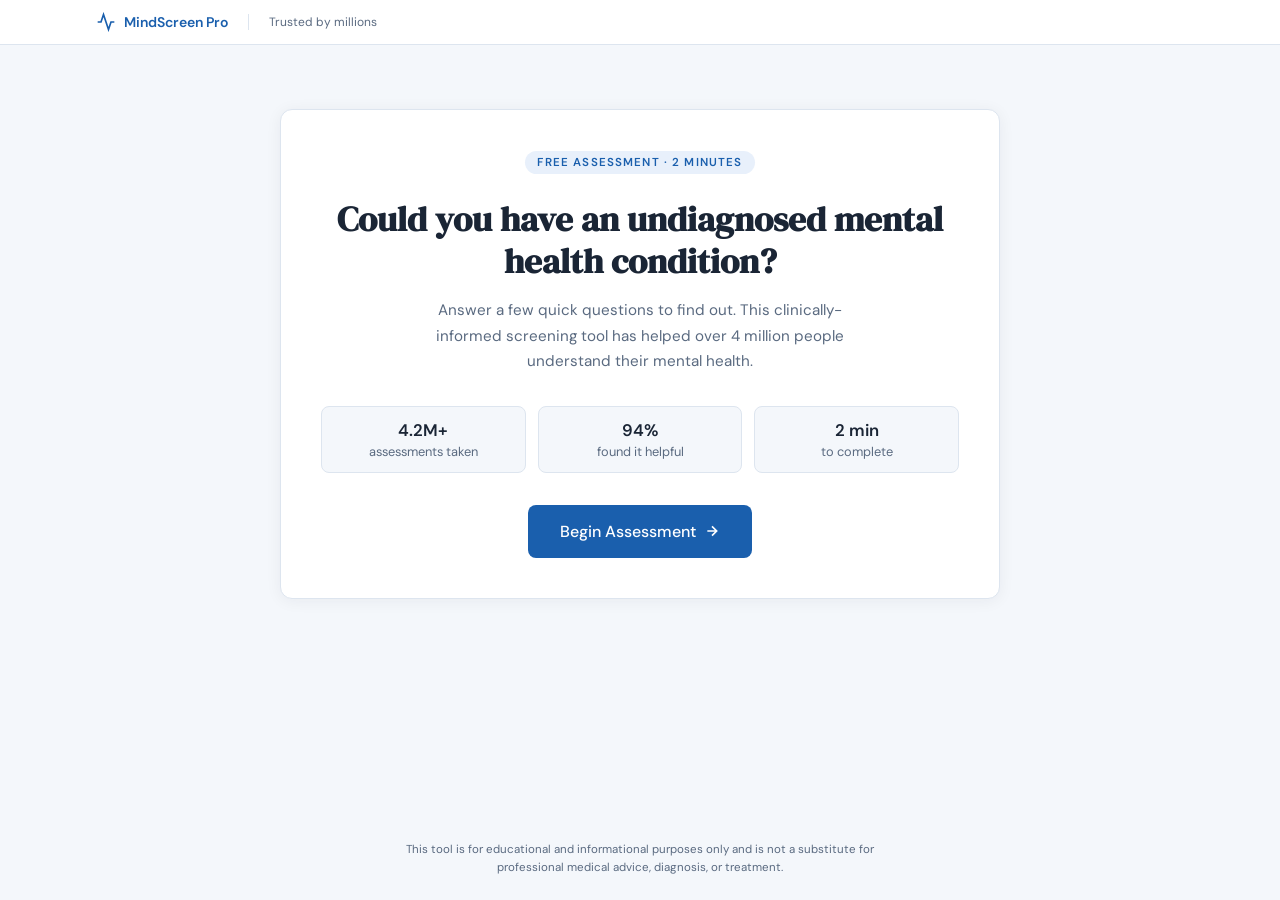
<file: index.html>
<!DOCTYPE html>
<html lang="en">
<head>
<meta charset="UTF-8">
<meta name="viewport" content="width=device-width, initial-scale=1.0">
<title>Diagnosed by the Algorithm</title>
<link rel="preconnect" href="https://fonts.googleapis.com">
<link rel="preconnect" href="https://fonts.gstatic.com" crossorigin>
<link href="https://fonts.googleapis.com/css2?family=DM+Sans:wght@300;400;500;600&family=DM+Serif+Display:ital@0;1&display=swap" rel="stylesheet">
<link rel="stylesheet" href="style.css">
</head>
<body>

<a href="#main-content" class="skip-link">Skip to main content</a>
<div class="crack-overlay" id="crackOverlay" aria-hidden="true"></div>

<!-- ════════════ ACT 1: THE CHECKER ════════════ -->
<div id="act1" class="screen active" id="main-content">

  <header class="checker-header">
    <div class="checker-logo">
      <svg width="20" height="20" viewBox="0 0 24 24" fill="none" stroke="currentColor" stroke-width="2" aria-hidden="true">
        <path d="M22 12h-4l-3 9L9 3l-3 9H2"/>
      </svg>
      MindScreen Pro
      <span class="checker-logo-divider"></span>
      <span class="checker-logo-tagline">Trusted by millions</span>
    </div>
  </header>

  <main class="checker-main">
    <div class="checker-inner">

      <!-- Intro -->
      <div id="introCard" class="card" style="text-align:center;">
        <div class="intro-badge">Free Assessment · 2 minutes</div>
        <h1 class="intro-title">Could you have an undiagnosed mental health condition?</h1>
        <p class="intro-body">Answer a few quick questions to find out. This clinically-informed screening tool has helped over 4 million people understand their mental health.</p>
        <div class="intro-stats">
          <div class="stat-pill"><strong>4.2M+</strong>assessments taken</div>
          <div class="stat-pill"><strong>94%</strong>found it helpful</div>
          <div class="stat-pill"><strong>2 min</strong>to complete</div>
        </div>
        <button class="btn-primary" onclick="startQuiz()" aria-label="Begin the assessment">
          Begin Assessment
          <svg width="16" height="16" viewBox="0 0 24 24" fill="none" stroke="currentColor" stroke-width="2.5" aria-hidden="true"><path d="M5 12h14M12 5l7 7-7 7"/></svg>
        </button>
      </div>

      <!-- Progress -->
      <div id="progressWrap" class="progress-wrap" style="display:none;" aria-live="polite">
        <div class="progress-label">
          <span id="progressText">Question 1 of 8</span>
          <span id="progressPct">0%</span>
        </div>
        <div class="progress-track" role="progressbar" aria-valuenow="0" aria-valuemin="0" aria-valuemax="100">
          <div class="progress-fill" id="progressFill"></div>
        </div>
      </div>

      <!-- Question -->
      <div id="questionCard" style="display:none;" aria-live="polite"></div>

      <!-- Loading -->
      <div id="loadingCard" class="loading-card" style="display:none;">
        <div class="loading-spinner" aria-hidden="true"></div>
        <p class="loading-text">Analyzing your responses<span class="analyzing-dots"><span>.</span><span>.</span><span>.</span></span></p>
        <p class="loading-subtext">Cross-referencing DSM-5 criteria</p>
      </div>

      <!-- Result -->
      <div id="resultCard" style="display:none;" aria-live="polite"></div>

    </div>
  </main>

  <footer class="checker-footer">
    This tool is for educational and informational purposes only and is not a substitute for professional medical advice, diagnosis, or treatment.
  </footer>

</div>

<!-- ════════════ ACT 2: THE REVEAL ════════════ -->
<div id="act2" class="screen" aria-label="Reveal">
  <div class="reveal-content">
    <p class="reveal-eyebrow">Wait.</p>
    <h2 class="reveal-headline">
      You weren't diagnosed<br>by a doctor.<br>
      <em>You were diagnosed<br>by a pattern.</em>
    </h2>
    <p class="reveal-subtext">That quiz wasn't written by a clinician. The questions were designed to feel medical and vague enough that almost anyone answers "yes." You just experienced algorithmic medicalization.</p>
    <div class="reveal-stat-box">
      <div class="reveal-big-number">9 in 10</div>
      <p class="reveal-stat-label">people who complete quizzes like this one receive a suggested disorder regardless of their actual mental health status.</p>
    </div>
    <button class="btn-reveal" onclick="showAct3()">
      Understand what just happened
      <svg width="16" height="16" viewBox="0 0 24 24" fill="none" stroke="currentColor" stroke-width="2.5" aria-hidden="true"><path d="M5 12h14M12 5l7 7-7 7"/></svg>
    </button>
  </div>
</div>

<!-- ════════════ ACT 3: EXPLAINER ════════════ -->
<div id="act3" class="screen">

  <div class="explainer-hero">
    <div class="hero-inner">
      <p class="explainer-hero-label">Diagnosed by the Algorithm</p>
      <h2 class="explainer-hero-title">Medicalization Has Gone Viral</h2>
      <p class="explainer-hero-sub">How social media platforms and online quiz design have become new engines of medicalization, and what sociology can tell us about it.</p>
    </div>
  </div>

  <nav class="explainer-nav" aria-label="Sections">
    <div class="explainer-nav-inner">
      <span class="explainer-nav-title">Explore</span>
      <ul class="explainer-nav-links">
        <li><a href="#s1">What is medicalization?</a></li>
        <li><a href="#s2">Social construction</a></li>
        <li><a href="#s3">The algorithm</a></li>
        <li><a href="#s4">Quiz design</a></li>
        <li><a href="#s5">Why it matters</a></li>
      </ul>
    </div>
  </nav>

  <!-- Section 1 -->
  <section class="explainer-section reveal-on-scroll" id="s1">
    <div class="section-inner">
      <div class="section-number">01</div>
      <h2 class="section-title">What is medicalization?</h2>
      <div class="section-body">
        <p>Sociologist Peter Conrad defines <strong>medicalization</strong> as the process by which non-medical problems become defined and treated as medical conditions. This is usually seen in terms of illness or disorder (Conrad, 2007). Throughout history, this process has been driven by shifting "engines": first the medical profession itself, then biotechnology companies and pharmaceutical industries, and more recently, consumers seeking diagnoses.</p>
        <p>What makes medicalization powerful is that it is not neutral. When a behavior or experience becomes a medical condition, it changes how we think about it, who has authority over it, and what solutions we reach for. Masturbation, homosexuality, and "nymphomania" were all once medical diagnoses. All of them reflect the cultural politics of their era far more than any biological reality.</p>
        <div class="pull-quote">
          <p>McGann and Conrad (2017) emphasize that “medicalization allows for the use of powerful forms of social control, such as psychoactive drugs or surgical procedures”.</p>
        </div>
        <p>Conrad's framework identified three modern engines of medicalization: the medical profession, the pharmaceutical and biotechnology industries, and consumer demand. But his analysis predates the social media era. A fourth engine has emerged, and it fits in your pocket.</p>
      </div>
      <div class="concept-grid">
        <div class="concept-card reveal-on-scroll">
          <div class="concept-tag">Course Concept</div>
          <h3>Medicalization</h3>
          <p>The process by which human conditions are redefined as medical problems requiring treatment. Not always wrong, but never politically neutral.</p>
        </div>
        <div class="concept-card reveal-on-scroll">
          <div class="concept-tag">Key Source</div>
          <h3>Conrad (2007)</h3>
          <p><em>The Medicalization of Society</em> traces how the engines of medicalization have shifted from profession to industry to consumer culture.</p>
        </div>
      </div>
    </div>
  </section>

  <!-- Section 2 -->
  <section class="explainer-section reveal-on-scroll" id="s2">
    <div class="section-inner">
      <div class="section-number">02</div>
      <h2 class="section-title">Diagnoses are socially constructed</h2>
      <div class="section-body">
        <p>Conrad and Barker (2010) argue that illness categories are not simply discovered in nature. They are <strong>culturally produced</strong>. Medical knowledge is always shaped by the social contexts in which it is created: who has power, what counts as evidence, whose experiences get named and legitimized.</p>
        <p>This doesn't mean mental health conditions aren't real or that suffering isn't genuine. It means the categories we use to describe that suffering reflect particular historical, cultural, and institutional choices. The boundary between "quirky" and "ADHD," between "sensitive" and "BPD," is drawn by people, not by biology alone.</p>
        <div class="pull-quote">
          <p>When a teenager watches a video and thinks "that's exactly me", they are not discovering a pre-existing diagnosis. They are participating in the social construction of their own illness identity.</p>
        </div>
        <p>TikTok and Instagram accelerate this process at a scale no medical institution ever could. When a single "signs you have ADHD" video reaches 40 million views, the virality shapes how millions of people interpret their own minds.</p>
      </div>
      <div class="concept-grid">
        <div class="concept-card reveal-on-scroll">
          <div class="concept-tag">Course Concept</div>
          <h3>Social Construction of Illness</h3>
          <p>Illness categories are produced by social and cultural forces, not simply discovered through neutral science.</p>
        </div>
        <div class="concept-card reveal-on-scroll">
          <div class="concept-tag">Key Source</div>
          <h3>Conrad & Barker (2010)</h3>
          <p>Argues that medical knowledge is always shaped by power, culture, and context with real consequences for who gets labeled and how.</p>
        </div>
      </div>
    </div>
  </section>

  <!-- Section 3 -->
  <section class="explainer-section reveal-on-scroll" id="s3">
    <div class="section-inner">
      <div class="section-number">03</div>
      <h2 class="section-title">The algorithm as a new engine of medicalization</h2>
      <div class="section-body">
        <p>Conrad identified three historical engines of medicalization: the medical profession, the pharmaceutical and biotechnology industries, and consumers. Social media platforms represent a <strong>fourth engine</strong>, which is one Conrad never theorized because it didn't exist.</p>
        <p>Karizat et al. (2021) show that TikTok users develop "algorithmic folk theories". This is described as informal understandings of how the platform's recommendation system works, and actively co-produce their own identities through this process. When a user engages with one ADHD video, the algorithm surfaces more. The user starts to see themselves reflected back.</p>
        <div class="pull-quote">
          <p>The algorithm doesn't know you have ADHD. It knows you kept watching ADHD content, and because of this, it shows you more.</p>
        </div>
      </div>
      <div class="engine-list">
        <div class="engine-item reveal-on-scroll">
          <div class="engine-num">1</div>
          <div class="engine-body">
            <h4>The Medical Profession</h4>
            <p>Doctors and psychiatrists historically held authority to define what counts as a disorder. Their power to name and label was the primary engine of medicalization in the 20th century.</p>
          </div>
        </div>
        <div class="engine-item reveal-on-scroll">
          <div class="engine-num">2</div>
          <div class="engine-body">
            <h4>Biotechnology & Pharma</h4>
            <p>Drug companies expanded diagnostic categories to grow markets. Conditions like "social anxiety disorder" gained traction partly because medications existed to treat them.</p>
          </div>
        </div>
        <div class="engine-item reveal-on-scroll">
          <div class="engine-num">3</div>
          <div class="engine-body">
            <h4>Consumer Demand</h4>
            <p>Patients began seeking diagnoses themselves through internet searches, patient advocacy groups, and direct-to-consumer advertising.</p>
          </div>
        </div>
        <div class="engine-item new reveal-on-scroll">
          <div class="engine-num">4</div>
          <div class="engine-body">
            <h4>The Algorithm ← new</h4>
            <p>Recommendation systems on TikTok, Instagram, and YouTube now function as a fourth engine that contribute to surfacing diagnostic content at massive scale. In turn, this works by reinforcing identity through repetition, and creating feedback loops between self-perception and algorithmic output.</p>
          </div>
        </div>
      </div>
    </div>
  </section>

  <!-- Section 4 -->
  <section class="explainer-section reveal-on-scroll" id="s4">
    <div class="section-inner">
      <div class="section-number">04</div>
      <h2 class="section-title">Online quizzes specifically designed without neutrality</h2>
      <div class="section-body">
        <p>The symptom checker you just completed was a parody, but it wasn't far from the real thing. Dozens of websites offer free "ADHD tests," "autism screenings," and "BPD assessments" that look clinical but are designed to maximize engagement, not diagnostic accuracy.</p>
        <p>Davis and Chouinard (2016) argue through <strong>affordance theory</strong> that designed objects not only enable behaviors, but also <em>request</em> them. A quiz format with a progress bar, official-sounding language, and a "result" at the end is not neutral. It is built to guide users toward a conclusion. The design itself is an argument: <em>you have something. Here is what it is.</em></p>
        <div class="pull-quote">
          <p>The progress bar filling toward a diagnosis isn't a neutral interface feature designed only to show progress. This design cultivates an experience that makes medicalization feel inevitable.</p>
        </div>
        <p>This is medicalization as dark pattern. Interface design choices use the visual grammar of medical authority with clean layouts, clinical language, percentage scores to lend legitimacy to what are essentially engagement tools.</p>
      </div>
      <div class="concept-grid">
        <div class="concept-card reveal-on-scroll">
          <div class="concept-tag">Key Concept</div>
          <h3>Affordances</h3>
          <p>The features of a designed object that suggest or "request" specific uses. A quiz with a progress bar affords and nudges completion and result-seeking.</p>
        </div>
        <div class="concept-card reveal-on-scroll">
          <div class="concept-tag">Additional Source</div>
          <h3>Karizat et al. (2021)</h3>
          <p>TikTok users co-produce identity through algorithmic interactions. For example, the platform shapes self-perception through what it shows you about yourself.</p>
        </div>
      </div>
    </div>
  </section>

  <!-- Section 5 -->
  <section class="explainer-section reveal-on-scroll" id="s5">
    <div class="section-inner">
      <div class="section-number">05</div>
      <h2 class="section-title">Why this matters, and why it's complicated</h2>
      <div class="section-body">
        <p>This is not an argument that self-diagnosis is always wrong, or that ADHD and autism aren't real. Many people, especially women, people of color, and queer individuals, have been systematically underdiagnosed by a medical system that wasn't built to see them. Online communities and viral content have genuinely helped people access language for experiences they couldn't name.</p>
        <p>But the sociology of medicalization asks us to think carefully about <strong>who benefits</strong> when more people identify as disordered. Pharmaceutical companies benefit. Platforms benefit, as mental health content drives enormous engagement. And sometimes the individuals benefit too: a diagnosis can mean community, accommodations, and self-understanding.</p>
        <p>The problem is not that medicalization happens. The problem is that <strong>algorithmic medicalization happens invisibly</strong>, and is shaped by engagement logic rather than clinical judgment. Additionally, this occurs at a scale and speed no medical institution could match, to people who believe they are receiving objective information when they are in fact experiencing a designed process.</p>
        <div class="pull-quote">
          <p>The quiz felt medical. The algorithm felt like a mirror. Neither was neutral. Both were built.</p>
        </div>
      </div>
    </div>
  </section>

  <!-- Citations -->
  <div class="citations-section">
    <div class="citations-inner">
      <p class="citations-label">References</p>
      <div class="citation-item">Conrad, P. (2007). Medicalization. In <em>The medicalization of society: On the transformation of human conditions into treatable disorders</em> (pp. 3–14). Johns Hopkins University Press.</div>
      <div class="citation-item">Conrad, P., & Barker, K. K. (2010). The social construction of illness: Key insights and policy implications. <em>Journal of Health and Social Behavior, 51</em>(S), S67–S79. <a href="https://doi.org/10.1177/0022146510383495" target="_blank" rel="noopener noreferrer">https://doi.org/10.1177/0022146510383495</a></div>
      <div class="citation-item">Karizat, N., Delmonaco, D., Eslami, M., & Andalibi, N. (2021). Algorithmic folk theories and identity: How TikTok users co-produce knowledge of identity and engage in algorithmic resistance. <em>Proceedings of the ACM on Human-Computer Interaction, 5</em>(CSCW2), 1–44. <a href="https://doi.org/10.1145/3476046" target="_blank" rel="noopener noreferrer">https://doi.org/10.1145/3476046</a></div>
      <div class="citation-item">Davis, J. L., & Chouinard, J. B. (2016). Theorizing affordances: From request to refuse. <em>Bulletin of Science, Technology & Society, 36</em>(4), 241–248.</div>
      <div class="citation-item">McGann, P., & Conrad, P. (2017). Deviance, medicalization of. In G. Ritzer (Ed.), <em>The Blackwell encyclopedia of sociology</em>. Wiley. <a href="https://doi.org/10.1002/9781405165518.wbeosd049" target="_blank" rel="noopener noreferrer">https://doi.org/10.1002/9781405165518.wbeosd049</a></div>
    </div>
  </div>

</div>

<script>
const questions = [
  { text: "Do you ever have trouble focusing on tasks, even when you want to?", options: ["Often", "Sometimes", "Rarely", "Never"] },
  { text: "Do you sometimes feel like other people don't truly understand you?", options: ["Yes, frequently", "Occasionally", "Not really", "No"] },
  { text: "Do you experience intense emotions that feel difficult to regulate?", options: ["Regularly", "Sometimes", "Occasionally", "Not often"] },
  { text: "Do you find certain sounds, textures, or environments overwhelming?", options: ["Yes, often", "Sometimes", "Occasionally", "Rarely"] },
  { text: "Do you ever feel restless or like you need to be doing something?", options: ["Frequently", "Sometimes", "Occasionally", "Rarely"] },
  { text: "Do you tend to think in patterns, systems, or categories?", options: ["Yes, naturally", "Sometimes", "Not particularly", "No"] },
  { text: "Do you find social situations draining, even when you enjoy them?", options: ["Often", "Sometimes", "Occasionally", "Rarely"] },
  { text: "Do you ever feel like your emotions shift more quickly than other people's?", options: ["Yes, frequently", "Sometimes", "Occasionally", "Not really"] }
];

const diagnoses = [
  { name: "Attention Deficit Hyperactivity Disorder (ADHD)", confidence: 87 },
  { name: "Autism Spectrum Disorder (ASD)", confidence: 79 },
  { name: "Borderline Personality Disorder (BPD)", confidence: 82 },
  { name: "Generalized Anxiety Disorder (GAD)", confidence: 91 }
];

let currentQ = 0;

function startQuiz() {
  document.getElementById('introCard').style.display = 'none';
  document.getElementById('progressWrap').style.display = 'block';
  document.getElementById('questionCard').style.display = 'block';
  showQuestion(0);
}

function showQuestion(idx) {
  const total = questions.length;
  const pct = Math.round((idx / total) * 100);
  document.getElementById('progressText').textContent = `Question ${idx + 1} of ${total}`;
  document.getElementById('progressPct').textContent = `${pct}%`;
  document.getElementById('progressFill').style.width = `${pct}%`;
  document.querySelector('.progress-track').setAttribute('aria-valuenow', pct);

  const q = questions[idx];
  document.getElementById('questionCard').innerHTML = `
    <div class="card">
      <div class="question-meta">Question ${idx + 1} of ${total}</div>
      <h2 class="question-text">${q.text}</h2>
      <ul class="options-list" role="list">
        ${q.options.map(opt => `
          <li>
            <button class="option-btn" onclick="answerQuestion()" aria-label="${opt}">
              <span class="option-dot" aria-hidden="true"></span>${opt}
            </button>
          </li>`).join('')}
      </ul>
    </div>`;
}

function answerQuestion() {
  currentQ++;
  if (currentQ < questions.length) {
    const pct = Math.round((currentQ / questions.length) * 100);
    document.getElementById('progressFill').style.width = `${pct}%`;
    document.getElementById('progressPct').textContent = `${pct}%`;
    document.getElementById('progressText').textContent = `Question ${currentQ + 1} of ${questions.length}`;
    document.querySelector('.progress-track').setAttribute('aria-valuenow', pct);
    showQuestion(currentQ);
  } else {
    showLoading();
  }
}

function showLoading() {
  document.getElementById('questionCard').style.display = 'none';
  document.getElementById('progressFill').style.width = '100%';
  document.getElementById('progressPct').textContent = '100%';
  document.getElementById('progressText').textContent = 'Complete';
  document.getElementById('loadingCard').style.display = 'block';
  setTimeout(showResult, 2800);
}

function showResult() {
  document.getElementById('loadingCard').style.display = 'none';
  document.getElementById('progressWrap').style.display = 'none';
  const d = diagnoses[Math.floor(Math.random() * diagnoses.length)];
  const rc = document.getElementById('resultCard');
  rc.style.display = 'block';
  rc.innerHTML = `
    <div class="card" style="text-align:center;">
      <div class="result-label">Assessment Complete — Your Results</div>
      <h2 class="result-diagnosis">${d.name}</h2>
      <p class="result-confidence">Match confidence: <strong>${d.confidence}%</strong></p>
      <div class="confidence-bar-wrap"><div class="confidence-bar-fill" id="confBar"></div></div>
      <p class="result-cta">Based on your responses, your symptoms are consistent with ${d.name}. We recommend speaking with a healthcare provider to discuss these results.</p>
      <button class="btn-primary" onclick="showReveal()" style="margin-top:var(--sp-2);">
        See full report →
      </button>
    </div>`;
  setTimeout(() => { document.getElementById('confBar').style.width = `${d.confidence}%`; }, 100);
}

function showReveal() {
  const overlay = document.getElementById('crackOverlay');
  overlay.classList.add('active');
  setTimeout(() => {
    document.getElementById('act1').classList.remove('active');
    document.getElementById('act2').classList.add('active');
    window.scrollTo(0, 0);
    overlay.classList.remove('active');
  }, 600);
}

function showAct3() {
  document.getElementById('act2').classList.remove('active');
  document.getElementById('act3').classList.add('active');
  window.scrollTo(0, 0);
  initScrollReveal();
}

function initScrollReveal() {
  const els = document.querySelectorAll('.reveal-on-scroll');
  const io = new IntersectionObserver(entries => {
    entries.forEach(e => { if (e.isIntersecting) { e.target.classList.add('visible'); io.unobserve(e.target); } });
  }, { threshold: 0.1 });
  els.forEach(el => io.observe(el));
}
</script>
</body>
</html>
</file>
<file: style.css>
/* ── RESET & BASE ── */
*, *::before, *::after { box-sizing: border-box; margin: 0; padding: 0; }

html {
  scroll-behavior: smooth;
  -webkit-text-size-adjust: 100%;
  text-size-adjust: 100%;
}

html, body {
  width: 100%;
  min-height: 100vh;
  overflow-x: hidden;
}

body {
  font-family: 'DM Sans', sans-serif;
  -webkit-font-smoothing: antialiased;
  -moz-osx-font-smoothing: grayscale;
}

img { display: block; max-width: 100%; }
button { cursor: pointer; border: none; background: none; font: inherit; }
a { color: inherit; }

/* ── TOKENS ── */
:root {
  /* Clinical palette */
  --c-bg: #f4f7fb;
  --c-surface: #ffffff;
  --c-border: #dde5ef;
  --c-text: #1a2535;
  --c-muted: #5a6a80;
  --c-accent: #1a5fad;
  --c-accent-light: #e8f0fb;

  /* Reveal palette */
  --r-bg: #1a1210;
  --r-text: #f5ede8;
  --r-accent: #e05c2a;

  /* Explainer palette */
  --e-bg: #fdf6f0;
  --e-surface: #ffffff;
  --e-text: #2a1f1a;
  --e-body: #3d2e26;
  --e-muted: #7a6a60;
  --e-accent: #c94a1a;
  --e-border: #e8d8cc;

  /* Type */
  --font-body: 'DM Sans', sans-serif;
  --font-display: 'DM Serif Display', serif;

  /* Spacing */
  --sp-1: 0.25rem; --sp-2: 0.5rem; --sp-3: 0.75rem;
  --sp-4: 1rem;    --sp-5: 1.25rem; --sp-6: 1.5rem;
  --sp-8: 2rem;    --sp-10: 2.5rem; --sp-12: 3rem;
  --sp-16: 4rem;   --sp-20: 5rem;

  /* Radius */
  --r-sm: 0.375rem; --r-md: 0.5rem;
  --r-lg: 0.75rem;  --r-xl: 1rem;
  --r-full: 9999px;

  /* Transition */
  --ease: 200ms cubic-bezier(0.16, 1, 0.3, 1);

  /* Layout */
  --max-content: 680px;
  --max-explainer: 740px;
  --gutter: clamp(1rem, 5vw, 3rem);
}

/* ── SCREENS ── */
.screen { display: none !important; }
#act1.active { display: flex !important; flex-direction: column; min-height: 100vh; width: 100%; background: var(--c-bg); }
#act2.active { display: flex !important; flex-direction: column; align-items: center; justify-content: center; min-height: 100vh; width: 100%; background: var(--r-bg); padding: var(--sp-12) var(--gutter); position: relative; overflow: hidden; }
#act3.active { display: block !important; width: 100%; background: var(--e-bg); }

/* ── SKIP LINK ── */
.skip-link {
  position: absolute; top: -100px; left: 1rem;
  background: var(--c-accent); color: #fff;
  padding: 0.5rem 1rem; border-radius: var(--r-md);
  font-size: 0.875rem; z-index: 1000;
  transition: top 0.2s;
}
.skip-link:focus { top: 1rem; }

/* ── CRACK OVERLAY ── */
.crack-overlay {
  position: fixed; inset: 0; z-index: 200;
  pointer-events: none; opacity: 0;
}
.crack-overlay.active {
  animation: crackFlash 1.6s forwards;
}
@keyframes crackFlash {
  0%   { opacity: 0; background: #fff; }
  6%   { opacity: 1; background: #fff; }
  20%  { opacity: 0.6; }
  50%  { opacity: 0.15; }
  100% { opacity: 0; }
}

/* ════════════════════════════
   ACT 1 — CHECKER
════════════════════════════ */

/* Header */
.checker-header {
  width: 100%;
  background: var(--c-surface);
  border-bottom: 1px solid var(--c-border);
  padding: var(--sp-3) var(--gutter);
  display: flex;
  align-items: center;
  flex-shrink: 0;
}

.checker-logo {
  display: flex;
  align-items: center;
  gap: var(--sp-2);
  font-size: 0.875rem;
  font-weight: 600;
  color: var(--c-accent);
}

.checker-logo-divider {
  width: 1px;
  height: 16px;
  background: var(--c-border);
  margin: 0 var(--sp-3);
}

.checker-logo-tagline {
  font-size: 0.75rem;
  font-weight: 400;
  color: var(--c-muted);
}

/* Main content area */
.checker-main {
  flex: 1;
  display: flex;
  flex-direction: column;
  align-items: center;
  width: 100%;
  padding: clamp(var(--sp-8), 6vw, var(--sp-16)) var(--gutter);
}

.checker-inner {
  width: 100%;
  max-width: var(--max-content);
}

/* Footer */
.checker-footer {
  width: 100%;
  padding: var(--sp-4) var(--gutter) var(--sp-6);
  text-align: center;
  font-size: 0.72rem;
  color: var(--c-muted);
  line-height: 1.5;
  max-width: var(--max-content);
  margin-inline: auto;
}

/* Progress */
.progress-wrap { width: 100%; margin-bottom: var(--sp-8); }

.progress-label {
  display: flex;
  justify-content: space-between;
  font-size: 0.75rem;
  color: var(--c-muted);
  margin-bottom: var(--sp-2);
}

.progress-track {
  height: 6px;
  background: var(--c-border);
  border-radius: var(--r-full);
  overflow: hidden;
}

.progress-fill {
  height: 100%;
  background: var(--c-accent);
  border-radius: var(--r-full);
  width: 0%;
  transition: width 0.5s cubic-bezier(0.16, 1, 0.3, 1);
}

/* Cards */
.card {
  width: 100%;
  background: var(--c-surface);
  border: 1px solid var(--c-border);
  border-radius: var(--r-lg);
  padding: clamp(var(--sp-6), 4vw, var(--sp-10));
  box-shadow: 0 2px 16px rgba(26,37,53,0.06);
  animation: fadeUp 0.35s cubic-bezier(0.16,1,0.3,1);
}

@keyframes fadeUp {
  from { opacity: 0; transform: translateY(14px); }
  to   { opacity: 1; transform: translateY(0); }
}

/* Intro card */
.intro-badge {
  display: inline-block;
  background: var(--c-accent-light);
  color: var(--c-accent);
  font-size: 0.72rem; font-weight: 600;
  text-transform: uppercase; letter-spacing: 0.1em;
  padding: var(--sp-1) var(--sp-3);
  border-radius: var(--r-full);
  margin-bottom: var(--sp-6);
}

.intro-title {
  font-family: var(--font-display);
  font-size: clamp(1.5rem, 3.5vw, 2.2rem);
  color: var(--c-text);
  line-height: 1.2;
  margin-bottom: var(--sp-4);
  text-align: center;
}

.intro-body {
  font-size: 0.95rem;
  color: var(--c-muted);
  line-height: 1.65;
  text-align: center;
  max-width: 44ch;
  margin: 0 auto var(--sp-8);
}

.intro-stats {
  display: flex;
  gap: var(--sp-3);
  justify-content: center;
  flex-wrap: wrap;
  margin-bottom: var(--sp-8);
}

.stat-pill {
  background: var(--c-bg);
  border: 1px solid var(--c-border);
  border-radius: var(--r-md);
  padding: var(--sp-3) var(--sp-4);
  font-size: 0.8rem;
  color: var(--c-muted);
  text-align: center;
  flex: 1;
  min-width: 100px;
}

.stat-pill strong {
  display: block;
  font-size: 1.05rem;
  color: var(--c-text);
  font-weight: 600;
  margin-bottom: 2px;
}

.btn-primary {
  display: inline-flex;
  align-items: center;
  justify-content: center;
  gap: var(--sp-2);
  background: var(--c-accent);
  color: white;
  border-radius: var(--r-md);
  padding: var(--sp-4) var(--sp-8);
  font-size: 1rem;
  font-weight: 500;
  transition: background var(--ease), transform var(--ease), box-shadow var(--ease);
  width: 100%;
}

.btn-primary:hover {
  background: #154d8f;
  transform: translateY(-1px);
  box-shadow: 0 4px 16px rgba(26,95,173,0.3);
}

.btn-primary:focus-visible {
  outline: 2px solid var(--c-accent);
  outline-offset: 3px;
}

/* Question card */
.question-meta {
  font-size: 0.72rem; font-weight: 500;
  color: var(--c-accent);
  text-transform: uppercase; letter-spacing: 0.08em;
  margin-bottom: var(--sp-4);
}

.question-text {
  font-family: var(--font-display);
  font-size: clamp(1.15rem, 2.5vw, 1.55rem);
  color: var(--c-text);
  line-height: 1.3;
  margin-bottom: var(--sp-6);
}

.options-list { list-style: none; display: flex; flex-direction: column; gap: var(--sp-3); }

.option-btn {
  width: 100%;
  text-align: left;
  padding: var(--sp-4) var(--sp-5);
  background: var(--c-bg);
  border: 1.5px solid var(--c-border);
  border-radius: var(--r-md);
  font-size: 0.95rem;
  color: var(--c-text);
  cursor: pointer;
  transition: all var(--ease);
  display: flex;
  align-items: center;
  gap: var(--sp-3);
  min-height: 52px;
}

.option-btn:hover, .option-btn:focus-visible {
  border-color: var(--c-accent);
  background: var(--c-accent-light);
  color: var(--c-accent);
  outline: none;
}

.option-dot {
  width: 18px; height: 18px;
  border-radius: var(--r-full);
  border: 1.5px solid currentColor;
  flex-shrink: 0;
  transition: background var(--ease);
}

.option-btn:hover .option-dot,
.option-btn:focus-visible .option-dot {
  background: var(--c-accent);
}

/* Loading */
.loading-card {
  width: 100%;
  background: var(--c-surface);
  border: 1px solid var(--c-border);
  border-radius: var(--r-lg);
  padding: clamp(var(--sp-8), 5vw, var(--sp-12)) var(--sp-8);
  box-shadow: 0 2px 16px rgba(26,37,53,0.06);
  text-align: center;
}

.loading-spinner {
  width: 40px; height: 40px;
  border: 3px solid var(--c-border);
  border-top-color: var(--c-accent);
  border-radius: var(--r-full);
  animation: spin 0.8s linear infinite;
  margin: 0 auto var(--sp-4);
}
@keyframes spin { to { transform: rotate(360deg); } }

.loading-text { font-size: 0.95rem; color: var(--c-muted); margin-bottom: var(--sp-2); }
.loading-subtext { font-size: 0.8rem; color: var(--c-border); }
.analyzing-dots span { animation: blink 1.2s infinite; font-weight: 700; }
.analyzing-dots span:nth-child(2) { animation-delay: 0.2s; }
.analyzing-dots span:nth-child(3) { animation-delay: 0.4s; }
@keyframes blink { 0%,80%,100%{opacity:0} 40%{opacity:1} }

/* Result card */
.result-label {
  font-size: 0.72rem; font-weight: 600;
  text-transform: uppercase; letter-spacing: 0.1em;
  color: var(--c-accent);
  margin-bottom: var(--sp-2);
}

.result-diagnosis {
  font-family: var(--font-display);
  font-size: clamp(1.3rem, 3vw, 1.9rem);
  color: var(--c-text);
  margin-bottom: var(--sp-2);
}

.result-confidence { font-size: 0.85rem; color: var(--c-muted); margin-bottom: var(--sp-6); }

.confidence-bar-wrap {
  height: 8px;
  background: var(--c-border);
  border-radius: var(--r-full);
  margin-bottom: var(--sp-6);
  overflow: hidden;
}

.confidence-bar-fill {
  height: 100%;
  background: linear-gradient(90deg, #1a5fad, #2d8a5e);
  border-radius: var(--r-full);
  width: 0%;
  transition: width 1.2s cubic-bezier(0.16,1,0.3,1);
}

.result-cta { font-size: 0.85rem; color: var(--c-muted); margin-bottom: var(--sp-6); line-height: 1.5; }

/* ════════════════════════════
   ACT 2 — REVEAL
════════════════════════════ */

#act2::before {
  content: '';
  position: absolute; inset: 0;
  background-image: url("data:image/svg+xml,%3Csvg viewBox='0 0 200 200' xmlns='http://www.w3.org/2000/svg'%3E%3Cfilter id='n'%3E%3CfeTurbulence type='fractalNoise' baseFrequency='0.85' numOctaves='4' stitchTiles='stitch'/%3E%3C/filter%3E%3Crect width='100%25' height='100%25' filter='url(%23n)' opacity='0.035'/%3E%3C/svg%3E");
  pointer-events: none; opacity: 0.5;
}

.reveal-content {
  position: relative;
  z-index: 1;
  width: 100%;
  max-width: 600px;
  text-align: center;
  opacity: 0;
  animation: revealIn 1s 1.4s forwards;
}

@keyframes revealIn {
  from { opacity: 0; transform: translateY(20px); }
  to   { opacity: 1; transform: translateY(0); }
}

.reveal-eyebrow {
  font-size: 0.75rem; font-weight: 500;
  text-transform: uppercase; letter-spacing: 0.14em;
  color: var(--r-accent);
  margin-bottom: var(--sp-6);
}

.reveal-headline {
  font-family: var(--font-display);
  font-size: clamp(2rem, 5vw, 3.2rem);
  color: var(--r-text);
  line-height: 1.15;
  margin-bottom: var(--sp-6);
}

.reveal-headline em { font-style: italic; color: var(--r-accent); }

.reveal-subtext {
  font-size: clamp(0.9rem, 1.5vw, 1rem);
  color: rgba(245,237,232,0.65);
  line-height: 1.7;
  max-width: 46ch;
  margin: 0 auto var(--sp-10);
}

.reveal-stat-box {
  background: rgba(255,255,255,0.05);
  border: 1px solid rgba(255,255,255,0.1);
  border-radius: var(--r-lg);
  padding: clamp(var(--sp-6), 4vw, var(--sp-8));
  margin-bottom: var(--sp-10);
}

.reveal-big-number {
  font-family: var(--font-display);
  font-size: clamp(3rem, 9vw, 5.5rem);
  color: var(--r-accent);
  line-height: 1;
  margin-bottom: var(--sp-3);
}

.reveal-stat-label {
  font-size: 0.9rem;
  color: rgba(245,237,232,0.6);
  line-height: 1.55;
  max-width: 38ch;
  margin: 0 auto;
}

.btn-reveal {
  display: inline-flex;
  align-items: center;
  justify-content: center;
  gap: var(--sp-2);
  background: var(--r-accent);
  color: white;
  border-radius: var(--r-md);
  padding: var(--sp-4) var(--sp-8);
  font-size: 0.95rem; font-weight: 500;
  transition: background var(--ease), transform var(--ease);
  width: 100%;
  max-width: 340px;
}
.btn-reveal:hover { background: #c03f18; transform: translateY(-1px); }
.btn-reveal:focus-visible { outline: 2px solid var(--r-accent); outline-offset: 3px; }

/* ════════════════════════════
   ACT 3 — EXPLAINER
════════════════════════════ */

/* Hero */
.explainer-hero {
  background: var(--e-text);
  color: var(--e-bg);
  padding: clamp(var(--sp-12), 8vw, var(--sp-20)) var(--gutter);
  text-align: center;
  width: 100%;
}

.hero-inner {
  max-width: var(--max-explainer);
  margin-inline: auto;
}

.explainer-hero-label {
  font-size: 0.72rem; font-weight: 500;
  text-transform: uppercase; letter-spacing: 0.14em;
  color: var(--e-accent);
  margin-bottom: var(--sp-4);
}

.explainer-hero-title {
  font-family: var(--font-display);
  font-size: clamp(2rem, 5.5vw, 3.8rem);
  line-height: 1.1;
  margin-bottom: var(--sp-6);
}

.explainer-hero-sub {
  font-size: clamp(0.9rem, 1.5vw, 1.05rem);
  color: rgba(253,246,240,0.65);
  max-width: 50ch;
  margin: 0 auto;
  line-height: 1.65;
}

/* Sticky nav */
.explainer-nav {
  position: sticky; top: 0; z-index: 50;
  background: rgba(253,246,240,0.96);
  backdrop-filter: blur(10px);
  border-bottom: 1px solid var(--e-border);
  padding: var(--sp-3) var(--gutter);
  width: 100%;
}

.explainer-nav-inner {
  max-width: var(--max-explainer);
  margin-inline: auto;
  display: flex;
  align-items: center;
  gap: var(--sp-6);
}

.explainer-nav-title {
  font-size: 0.78rem; font-weight: 600;
  color: var(--e-text); flex-shrink: 0;
}

.explainer-nav-links {
  display: flex; gap: var(--sp-5);
  list-style: none;
  overflow-x: auto;
  scrollbar-width: none;
}
.explainer-nav-links::-webkit-scrollbar { display: none; }

.explainer-nav-links a {
  font-size: 0.78rem;
  color: var(--e-muted);
  text-decoration: none;
  white-space: nowrap;
  padding-bottom: 2px;
  border-bottom: 1.5px solid transparent;
  transition: color var(--ease), border-color var(--ease);
}
.explainer-nav-links a:hover {
  color: var(--e-accent);
  border-bottom-color: var(--e-accent);
}

/* Sections */
.explainer-section {
  width: 100%;
  padding: clamp(var(--sp-10), 6vw, var(--sp-16)) var(--gutter);
  border-bottom: 1px solid var(--e-border);
}

.section-inner {
  max-width: var(--max-explainer);
  margin-inline: auto;
}

.section-number {
  font-size: 0.7rem; font-weight: 600;
  text-transform: uppercase; letter-spacing: 0.12em;
  color: var(--e-accent);
  margin-bottom: var(--sp-4);
  display: flex; align-items: center; gap: var(--sp-2);
}
.section-number::after {
  content: '';
  height: 1px; width: 48px;
  background: var(--e-border);
}

.section-title {
  font-family: var(--font-display);
  font-size: clamp(1.4rem, 3vw, 2rem);
  color: var(--e-text); line-height: 1.2;
  margin-bottom: var(--sp-6);
}

.section-body {
  font-size: clamp(0.9rem, 1.4vw, 1rem);
  line-height: 1.78; color: var(--e-body);
  max-width: 68ch;
}
.section-body p + p { margin-top: var(--sp-4); }
.section-body strong { font-weight: 600; color: var(--e-text); }

.pull-quote {
  border-left: 3px solid var(--e-accent);
  padding: var(--sp-4) var(--sp-6);
  margin: var(--sp-8) 0;
  background: rgba(201,74,26,0.04);
  border-radius: 0 var(--r-md) var(--r-md) 0;
}
.pull-quote p {
  font-family: var(--font-display);
  font-size: clamp(1rem, 1.8vw, 1.15rem);
  font-style: italic; color: var(--e-text);
  line-height: 1.5; margin: 0;
}

/* Concept grid */
.concept-grid {
  display: grid;
  grid-template-columns: repeat(auto-fit, minmax(min(260px, 100%), 1fr));
  gap: var(--sp-4);
  margin-top: var(--sp-8);
}

.concept-card {
  background: var(--e-surface);
  border: 1px solid var(--e-border);
  border-radius: var(--r-lg);
  padding: var(--sp-6);
  box-shadow: 0 2px 8px rgba(42,31,26,0.04);
}

.concept-tag {
  font-size: 0.68rem; font-weight: 600;
  text-transform: uppercase; letter-spacing: 0.1em;
  color: var(--e-accent); margin-bottom: var(--sp-3);
}

.concept-card h3 {
  font-family: var(--font-display);
  font-size: 1.05rem; color: var(--e-text);
  margin-bottom: var(--sp-2); line-height: 1.25;
}

.concept-card p { font-size: 0.875rem; color: var(--e-muted); line-height: 1.6; }

/* Engine list */
.engine-list {
  margin-top: var(--sp-8);
  display: flex; flex-direction: column;
}

.engine-item {
  display: flex; gap: var(--sp-6);
  padding: var(--sp-6) 0;
  border-bottom: 1px solid var(--e-border);
  align-items: flex-start;
}
.engine-item:last-child { border-bottom: none; }

.engine-num {
  font-family: var(--font-display);
  font-size: 2rem; color: var(--e-border);
  line-height: 1; min-width: 2rem; flex-shrink: 0;
}
.engine-item.new .engine-num { color: var(--e-accent); }

.engine-body h4 { font-weight: 600; font-size: 0.95rem; color: var(--e-text); margin-bottom: var(--sp-1); }
.engine-body p { font-size: 0.875rem; color: var(--e-muted); line-height: 1.6; }
.engine-item.new .engine-body h4 { color: var(--e-accent); }

/* Citations */
.citations-section {
  background: var(--e-surface);
  border-top: 1px solid var(--e-border);
  padding: clamp(var(--sp-8), 5vw, var(--sp-12)) var(--gutter);
  width: 100%;
}

.citations-inner {
  max-width: var(--max-explainer);
  margin-inline: auto;
}

.citations-label {
  font-size: 0.7rem; font-weight: 600;
  text-transform: uppercase; letter-spacing: 0.12em;
  color: var(--e-muted); margin-bottom: var(--sp-6);
}

.citation-item {
  font-size: 0.82rem; color: var(--e-muted);
  line-height: 1.65;
  padding: var(--sp-3) 0;
  border-bottom: 1px solid var(--e-border);
}
.citation-item:last-child { border-bottom: none; }
.citation-item a { color: var(--e-accent); text-decoration: none; }
.citation-item a:hover { text-decoration: underline; }

/* Scroll reveal */
.reveal-on-scroll {
  opacity: 0; transform: translateY(16px);
  transition: opacity 0.55s ease, transform 0.55s ease;
}
.reveal-on-scroll.visible { opacity: 1; transform: none; }

/* ── RESPONSIVE BREAKPOINTS ── */
@media (max-width: 480px) {
  :root { --gutter: 1rem; }
  .checker-logo-tagline,
  .checker-logo-divider { display: none; }
  .intro-stats { gap: var(--sp-2); }
  .stat-pill { min-width: 80px; }
  .explainer-nav-links { display: none; }
  .engine-item { gap: var(--sp-3); }
  .concept-grid { grid-template-columns: 1fr; }
}

@media (min-width: 481px) and (max-width: 768px) {
  :root { --gutter: 1.5rem; }
  .concept-grid { grid-template-columns: 1fr 1fr; }
}

@media (min-width: 769px) {
  :root { --gutter: clamp(2rem, 6vw, 4rem); }
  .btn-primary { width: auto; }
  .btn-reveal { width: auto; }
}

@media (min-width: 1200px) {
  :root {
    --gutter: clamp(3rem, 8vw, 6rem);
    --max-content: 720px;
    --max-explainer: 800px;
  }
}
</file>
